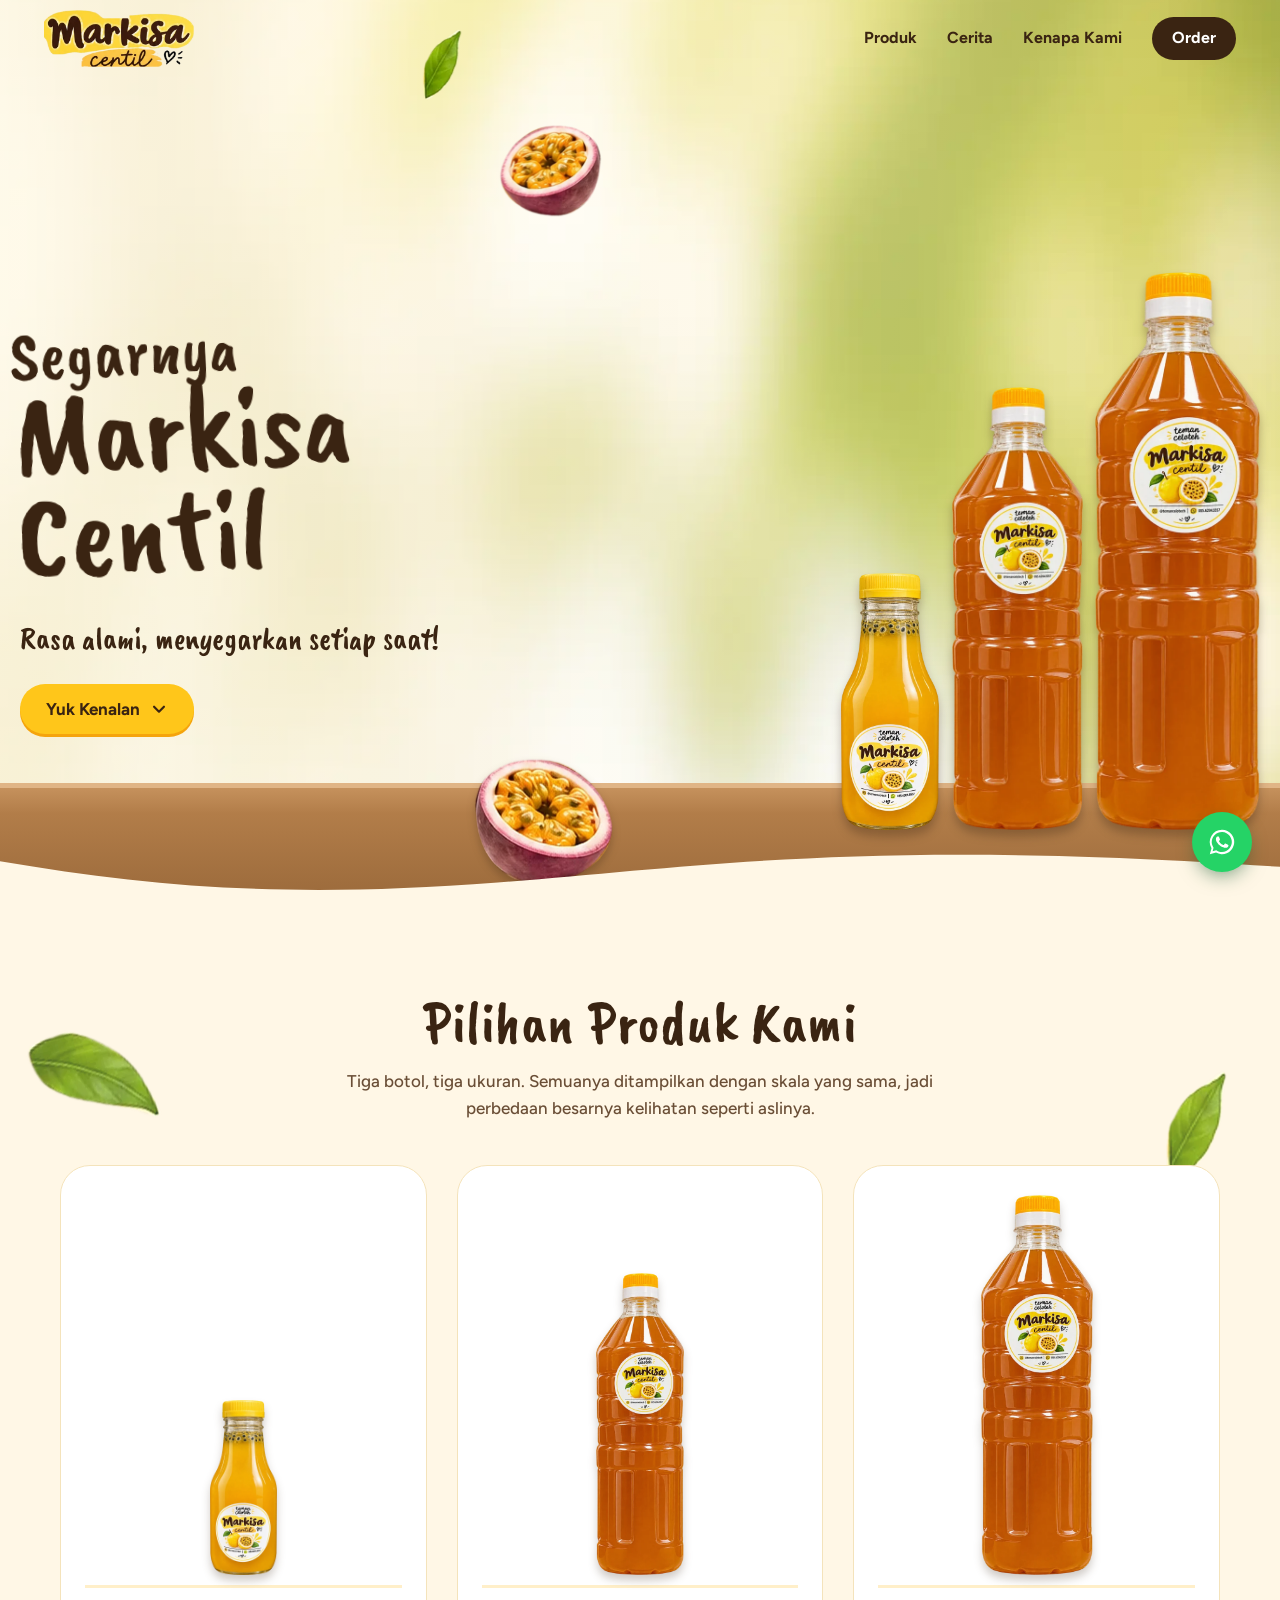
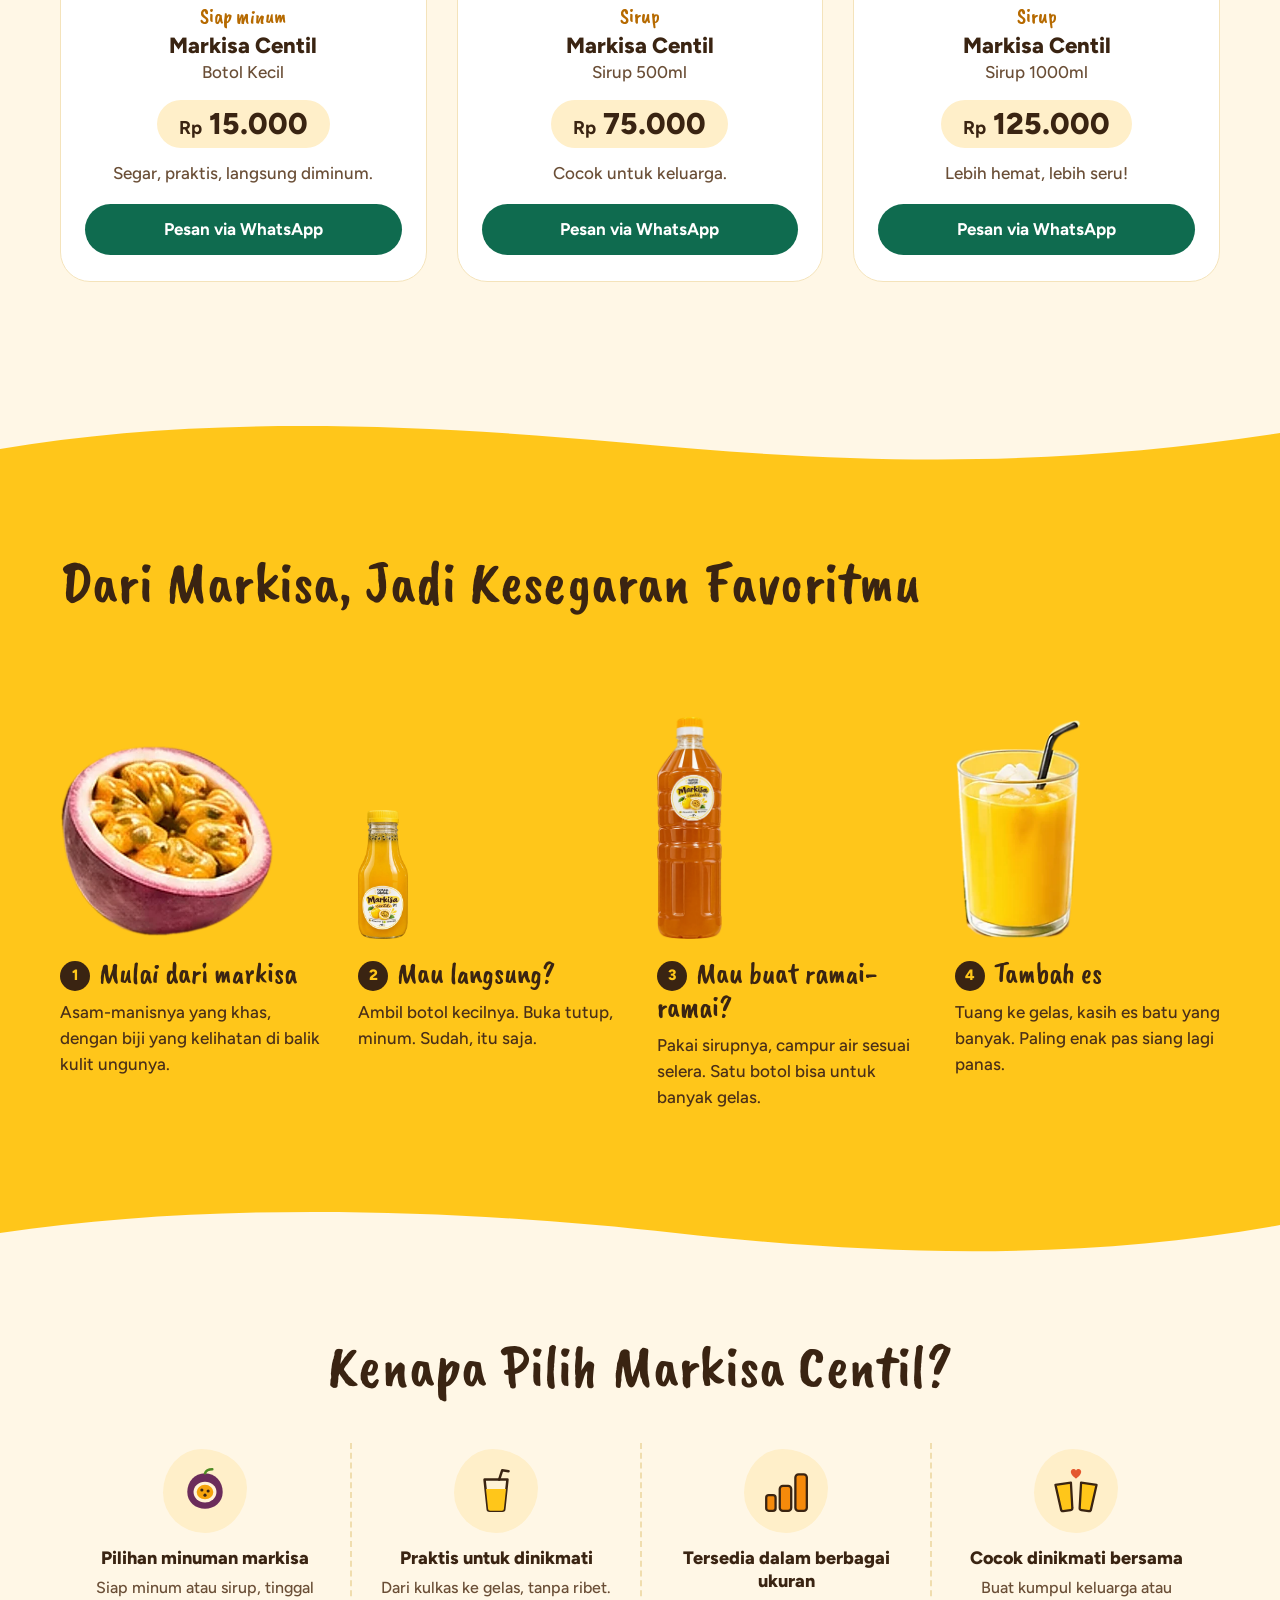
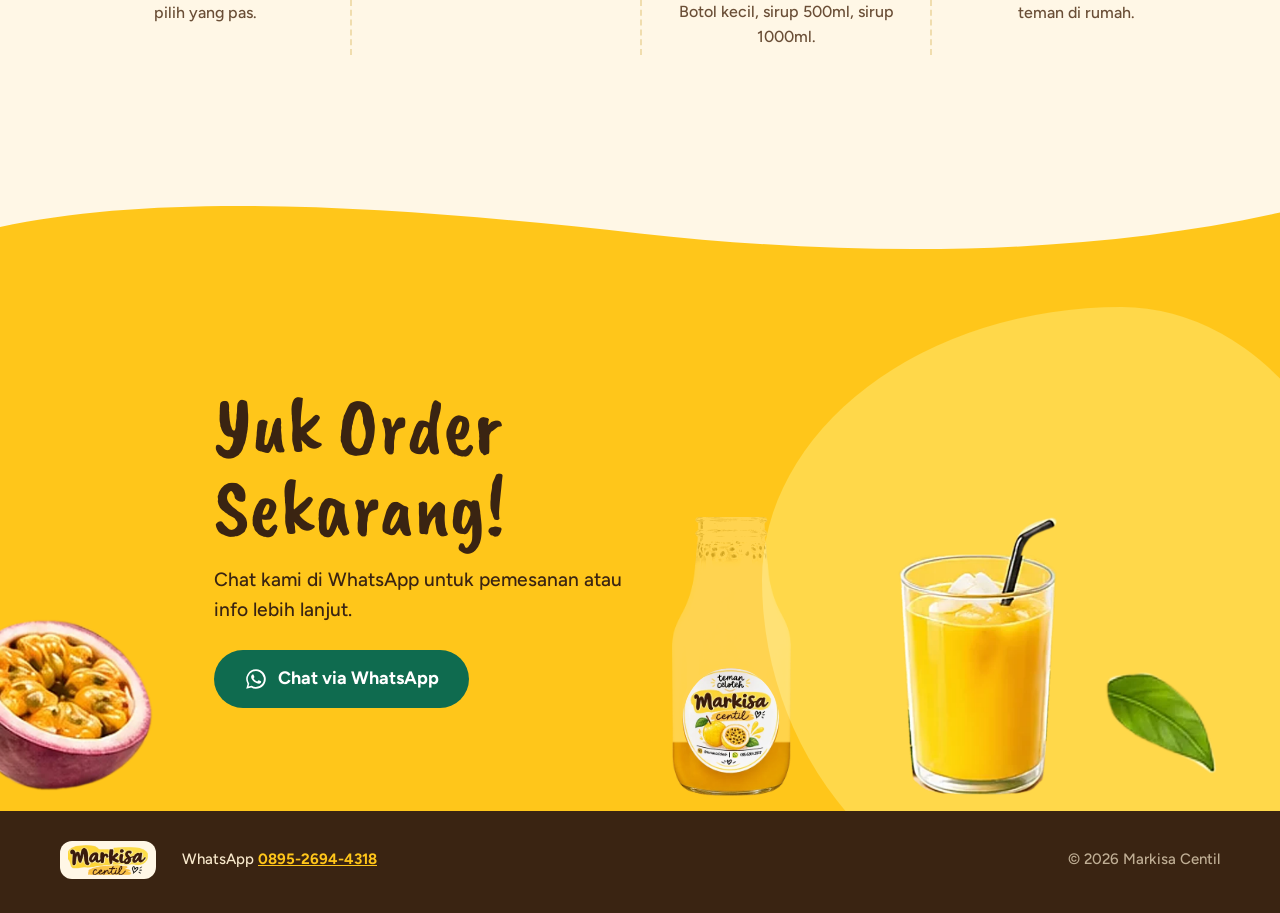
<file: index.html>
<!doctype html>
<html lang="id">
<head>
<meta charset="utf-8">
<meta name="viewport" content="width=device-width, initial-scale=1">
<title>Markisa Centil – Minuman &amp; Sirup Markisa</title>
<meta name="description" content="Markisa Centil: minuman markisa siap minum dan sirup markisa ukuran 500ml & 1000ml. Pesan langsung lewat WhatsApp.">
<meta name="theme-color" content="#FFC61A">
<meta property="og:title" content="Markisa Centil – Minuman & Sirup Markisa">
<meta property="og:description" content="Siap minum Rp 15.000, sirup 500ml Rp 75.000, sirup 1000ml Rp 125.000. Pesan lewat WhatsApp.">
<meta property="og:image" content="assets/img/botol-1000.webp">
<link rel="preconnect" href="https://fonts.googleapis.com">
<link rel="preconnect" href="https://fonts.gstatic.com" crossorigin>
<link href="https://fonts.googleapis.com/css2?family=Caveat+Brush&family=Figtree:wght@400;500;600;700;800&display=swap" rel="stylesheet">
<link rel="preload" as="image" href="assets/img/botol-1000.webp" type="image/webp">
<link rel="stylesheet" href="assets/style.css">
<script>document.documentElement.classList.add('js')</script>
</head>
<body>

<div class="curtain" aria-hidden="true"><img src="assets/img/logo.webp" alt="" width="500" height="190"></div>

<header class="nav" id="nav">
  <a class="nav__logo" href="#top" aria-label="Markisa Centil, ke atas"><img src="assets/img/logo.webp" alt="Markisa Centil" width="500" height="190"></a>
  <button class="nav__toggle" id="navToggle" aria-expanded="false" aria-controls="navMenu" aria-label="Buka menu"><span></span><span></span><span></span></button>
  <nav class="nav__menu" id="navMenu" aria-label="Utama">
    <a href="#produk">Produk</a>
    <a href="#cerita">Cerita</a>
    <a href="#kenapa">Kenapa Kami</a>
    <a class="nav__cta" href="#order">Order</a>
  </nav>
</header>

<main id="top">

<!-- HERO -->
<section class="hero" id="hero">
  <div class="hero__bg" data-speed="0.25"></div>

  <img class="hero__fruit hero__fruit--l" data-speed="-0.12" src="assets/img/markisa.webp" alt="" width="426" height="387" fetchpriority="low">
  <img class="hero__fruit hero__fruit--r float float--slow" data-speed="-0.2" src="assets/img/markisa.webp" alt="" width="426" height="387" fetchpriority="low">
  <img class="hero__leaf float float--slow" data-speed="-0.3" src="assets/img/daun-a.webp" alt="" width="114" height="204" fetchpriority="low">

  <div class="hero__inner">
    <div class="hero__copy" data-speed="0.08">
      <h1 class="hero__title">
        <span class="line"><span>Segarnya</span></span>
        <span class="line line--big"><span>Markisa</span></span>
        <span class="line line--big"><span>Centil</span></span>
      </h1>
      <p class="hero__sub">Rasa alami, menyegarkan setiap saat!</p>
      <a class="btn btn--yellow hero__cta" href="#produk">Yuk Kenalan
        <svg viewBox="0 0 20 20" width="18" height="18" aria-hidden="true"><path d="M4.5 7.5 10 13l5.5-5.5" fill="none" stroke="currentColor" stroke-width="2.4" stroke-linecap="round" stroke-linejoin="round"/></svg>
      </a>
    </div>

    <!-- Tinggi botol diatur --h di CSS; rasionya mengikuti volume, lihat komentar di style.css -->
    <div class="shelf" aria-label="Tiga ukuran Markisa Centil berdampingan">
      <img class="bottle bottle--s" src="assets/img/botol-kecil.webp" alt="Botol kecil Markisa Centil siap minum" width="307" height="800">
      <img class="bottle bottle--m" src="assets/img/botol-500.webp" alt="Sirup Markisa Centil 500ml" width="280" height="950">
      <img class="bottle bottle--l" src="assets/img/botol-1000.webp" alt="Sirup Markisa Centil 1000ml" width="354" height="1200">
    </div>
  </div>
  <div class="hero__plank" aria-hidden="true"></div>
  <svg class="wave wave--hero" viewBox="0 0 1440 90" preserveAspectRatio="none" aria-hidden="true"><path d="M0 34c180 38 330 52 560 30s420-62 880-22v48H0z" fill="#FFF7E6"/></svg>
</section>

<!-- PRODUK -->
<section class="products" id="produk">
  <img class="deco deco--a" data-speed="-0.06" src="assets/img/daun-b.webp" alt="" width="177" height="162" loading="lazy">
  <img class="deco deco--b" data-speed="0.07" src="assets/img/daun-a.webp" alt="" width="114" height="204" loading="lazy">

  <div class="wrap">
    <h2 class="title reveal">Pilihan Produk Kami</h2>
    <p class="lead reveal">Tiga botol, tiga ukuran. Semuanya ditampilkan dengan skala yang sama, jadi perbedaan besarnya kelihatan seperti aslinya.</p>

    <div class="cards">
      <article class="card reveal" style="--d:0ms">
        <div class="card__stage"><img class="card__img card__img--s" src="assets/img/botol-kecil.webp" alt="Botol kecil Markisa Centil" width="307" height="800" loading="lazy"></div>
        <p class="card__tag">Siap minum</p>
        <h3>Markisa Centil</h3>
        <p class="card__size">Botol Kecil</p>
        <p class="card__price"><span>Rp</span> 15.000</p>
        <p class="card__desc">Segar, praktis, langsung diminum.</p>
        <a class="btn btn--wa js-order" href="https://wa.me/6289526944318" data-product="Markisa Centil Botol Kecil (siap minum) – Rp 15.000" target="_blank" rel="noopener">Pesan via WhatsApp</a>
      </article>

      <article class="card reveal" style="--d:120ms">
        <div class="card__stage"><img class="card__img card__img--m" src="assets/img/botol-500.webp" alt="Sirup Markisa Centil 500ml" width="280" height="950" loading="lazy"></div>
        <p class="card__tag">Sirup</p>
        <h3>Markisa Centil</h3>
        <p class="card__size">Sirup 500ml</p>
        <p class="card__price"><span>Rp</span> 75.000</p>
        <p class="card__desc">Cocok untuk keluarga.</p>
        <a class="btn btn--wa js-order" href="https://wa.me/6289526944318" data-product="Markisa Centil Sirup 500ml – Rp 75.000" target="_blank" rel="noopener">Pesan via WhatsApp</a>
      </article>

      <article class="card reveal" style="--d:240ms">
        <div class="card__stage"><img class="card__img card__img--l" src="assets/img/botol-1000.webp" alt="Sirup Markisa Centil 1000ml" width="354" height="1200" loading="lazy"></div>
        <p class="card__tag">Sirup</p>
        <h3>Markisa Centil</h3>
        <p class="card__size">Sirup 1000ml</p>
        <p class="card__price"><span>Rp</span> 125.000</p>
        <p class="card__desc">Lebih hemat, lebih seru!</p>
        <a class="btn btn--wa js-order" href="https://wa.me/6289526944318" data-product="Markisa Centil Sirup 1000ml – Rp 125.000" target="_blank" rel="noopener">Pesan via WhatsApp</a>
      </article>
    </div>
  </div>
</section>

<!-- CERITA -->
<section class="story" id="cerita">
  <svg class="wave wave--top" viewBox="0 0 1440 80" preserveAspectRatio="none" aria-hidden="true"><path d="M0 0h1440v30c-260 44-470 40-740 12S200 12 0 50z" fill="#FFF7E6"/></svg>
  <div class="wrap">
    <h2 class="title title--left reveal">Dari Markisa, Jadi Kesegaran Favoritmu</h2>

    <ol class="steps">
      <li class="step step--from-l">
        <div class="step__pic step__pic--fruit"><img data-speed="-0.05" src="assets/img/markisa.webp" alt="Buah markisa terbelah" width="426" height="387" loading="lazy"></div>
        <h3>Mulai dari markisa</h3>
        <p>Asam-manisnya yang khas, dengan biji yang kelihatan di balik kulit ungunya.</p>
      </li>
      <li class="step step--up" style="--d:120ms">
        <div class="step__pic step__pic--bottle"><img data-speed="0.04" src="assets/img/botol-kecil.webp" alt="Botol kecil Markisa Centil" width="307" height="800" loading="lazy"></div>
        <h3>Mau langsung?</h3>
        <p>Ambil botol kecilnya. Buka tutup, minum. Sudah, itu saja.</p>
      </li>
      <li class="step step--up" style="--d:240ms">
        <div class="step__pic step__pic--bottle"><img data-speed="-0.04" src="assets/img/botol-500.webp" alt="Sirup Markisa Centil" width="280" height="950" loading="lazy"></div>
        <h3>Mau buat ramai-ramai?</h3>
        <p>Pakai sirupnya, campur air sesuai selera. Satu botol bisa untuk banyak gelas.</p>
      </li>
      <li class="step step--from-r" style="--d:360ms">
        <div class="step__pic step__pic--glass"><img data-speed="0.05" src="assets/img/gelas.webp" alt="Segelas minuman markisa dengan es" width="268" height="468" loading="lazy"></div>
        <h3>Tambah es</h3>
        <p>Tuang ke gelas, kasih es batu yang banyak. Paling enak pas siang lagi panas.</p>
      </li>
    </ol>
  </div>
  <svg class="wave wave--bottom" viewBox="0 0 1440 80" preserveAspectRatio="none" aria-hidden="true"><path d="M0 40c240-40 520-30 760 0s460 34 680-10v50H0z" fill="#FFF7E6"/></svg>
</section>

<!-- KENAPA -->
<section class="why" id="kenapa">
  <div class="wrap">
    <h2 class="title reveal">Kenapa Pilih Markisa Centil?</h2>
    <ul class="why__list">
      <li class="reveal-pop" style="--d:0ms">
        <span class="why__ico"><svg viewBox="0 0 48 48" aria-hidden="true"><path d="M24 7c10 0 17 8 17 18s-8 16-17 16S7 35 7 25 14 7 24 7z" fill="#6B2C5B"/><ellipse cx="24" cy="25" rx="11" ry="10" fill="#FFF3D6"/><ellipse cx="24" cy="25" rx="8" ry="7" fill="#F5A40C"/><circle cx="21" cy="23" r="1.5" fill="#3A2412"/><circle cx="27" cy="24" r="1.5" fill="#3A2412"/><circle cx="24" cy="28" r="1.5" fill="#3A2412"/><path d="M24 7c1-3 4-4 7-4" fill="none" stroke="#4E8B22" stroke-width="2.4" stroke-linecap="round"/></svg></span>
        <h3>Pilihan minuman markisa</h3>
        <p>Siap minum atau sirup, tinggal pilih yang pas.</p>
      </li>
      <li class="reveal-pop" style="--d:100ms">
        <span class="why__ico"><svg viewBox="0 0 48 48" aria-hidden="true"><path d="M13 13h22l-3 28a2 2 0 0 1-2 2H18a2 2 0 0 1-2-2z" fill="#FFF3D6" stroke="#3A2412" stroke-width="2.4" stroke-linejoin="round"/><path d="M14.4 22h19.2l-2 19a2 2 0 0 1-2 2H18.4a2 2 0 0 1-2-2z" fill="#FFC61A"/><path d="M27 13l3-9 6 1" fill="none" stroke="#3A2412" stroke-width="2.4" stroke-linecap="round" stroke-linejoin="round"/></svg></span>
        <h3>Praktis untuk dinikmati</h3>
        <p>Dari kulkas ke gelas, tanpa ribet.</p>
      </li>
      <li class="reveal-pop" style="--d:200ms">
        <span class="why__ico"><svg viewBox="0 0 48 48" aria-hidden="true"><g fill="#F58A0B" stroke="#3A2412" stroke-width="2.2" stroke-linejoin="round"><rect x="5" y="28" width="9" height="15" rx="2.5"/><rect x="18" y="19" width="11" height="24" rx="3"/><rect x="33" y="8" width="11" height="35" rx="3"/></g></svg></span>
        <h3>Tersedia dalam berbagai ukuran</h3>
        <p>Botol kecil, sirup 500ml, sirup 1000ml.</p>
      </li>
      <li class="reveal-pop" style="--d:300ms">
        <span class="why__ico"><svg viewBox="0 0 48 48" aria-hidden="true"><g fill="#FFC61A" stroke="#3A2412" stroke-width="2.2" stroke-linejoin="round"><path d="M6 17h15l-2 24a2 2 0 0 1-2 2h-7a2 2 0 0 1-2-2z" transform="rotate(-8 13 30)"/><path d="M27 17h15l-2 24a2 2 0 0 1-2 2h-7a2 2 0 0 1-2-2z" transform="rotate(8 35 30)"/></g><path d="M24 12s-5-3-5-6.500a2.700 2.700 0 0 1 5-1.300 2.700 2.700 0 0 1 5 1.300C29 9 24 12 24 12z" fill="#E4572E"/></svg></span>
        <h3>Cocok dinikmati bersama</h3>
        <p>Buat kumpul keluarga atau teman di rumah.</p>
      </li>
    </ul>
  </div>
</section>

<!-- ORDER -->
<section class="order" id="order">
  <svg class="wave wave--order" viewBox="0 0 1440 80" preserveAspectRatio="none" aria-hidden="true"><path d="M0 0h1440v22c-210 52-460 58-720 26S190-6 0 40z" fill="#FFF7E6"/></svg>
  <div class="order__blob" data-speed="0.08" aria-hidden="true"></div>
  <img class="order__fruit float" data-speed="-0.08" src="assets/img/markisa.webp" alt="" width="426" height="387" loading="lazy">
  <div class="wrap order__inner">
    <div class="order__copy">
      <h2 class="order__title reveal">Yuk Order Sekarang!</h2>
      <p class="order__sub reveal" style="--d:120ms">Chat kami di WhatsApp untuk pemesanan atau info lebih lanjut.</p>
      <div class="reveal" style="--d:240ms">
        <a class="btn btn--dark pulse" href="https://wa.me/6289526944318" target="_blank" rel="noopener">
          <svg viewBox="0 0 32 32" width="24" height="24" aria-hidden="true"><use href="#ic-wa"/></svg>
          Chat via WhatsApp
        </a>
      </div>
    </div>
    <div class="order__glass">
      <img class="order__leaf" src="assets/img/daun-b.webp" alt="" width="177" height="162" loading="lazy">
      <!-- Satu foto botol dipakai empat lapis lewat clip-path: botol kosong, cairan, stiker, tutup -->
      <div class="pour" id="pour" role="img" aria-label="Botol Markisa Centil dituang ke gelas berisi es">
        <svg class="pour__stream" viewBox="0 0 100 100" aria-hidden="true">
          <path class="pour__s1" pathLength="1" d="M61 38.2C62.6 39.2 63.6 42.5 63.8 48L64 94"/>
          <path class="pour__s2" pathLength="1" d="M60.8 38.2C62.3 39.2 63.2 42.5 63.4 48L63.6 94"/>
        </svg>
        <svg class="pour__empty" viewBox="0 0 134 234" aria-hidden="true"><path d="M2 42 13 226q1 6 8 6h92q7 0 8-6l11-184" fill="rgba(255,255,255,.26)" stroke="#fff" stroke-width="2.4"/><ellipse cx="67" cy="42" rx="65" ry="9" fill="rgba(255,255,255,.2)" stroke="#fff" stroke-width="2.4"/></svg>
        <img class="pour__fill" src="assets/img/gelas.webp" alt="" width="268" height="468" loading="lazy">
        <img class="pour__final" src="assets/img/gelas.webp" alt="" width="268" height="468" loading="lazy">
        <div class="pour__surface" aria-hidden="true"><span class="pour__foam"></span><span class="pour__drop"></span><span class="pour__drop"></span><span class="pour__drop"></span></div>
        <div class="pour__bottle">
          <img class="pour__ghost" src="assets/img/botol-kecil.webp" alt="" width="307" height="800" loading="lazy">
          <img class="pour__liquid" src="assets/img/botol-kecil.webp" alt="" width="307" height="800" loading="lazy">
          <img class="pour__sticker" src="assets/img/botol-kecil.webp" alt="" width="307" height="800" loading="lazy">
          <img class="pour__cap" src="assets/img/botol-kecil.webp" alt="" width="307" height="800" loading="lazy">
        </div>
      </div>
    </div>
  </div>
</section>
</main>

<footer class="foot">
  <div class="wrap foot__in">
    <img src="assets/img/logo.webp" alt="Markisa Centil" width="500" height="190" loading="lazy">
    <p>WhatsApp <a href="https://wa.me/6289526944318" target="_blank" rel="noopener">0895-2694-4318</a></p>
    <p class="foot__c">&copy; <span id="yr">2026</span> Markisa Centil</p>
  </div>
</footer>

<a class="wa-float" href="https://wa.me/6289526944318" target="_blank" rel="noopener" aria-label="Pesan via WhatsApp" data-tip="Pesan via WhatsApp">
  <svg viewBox="0 0 32 32" width="30" height="30" aria-hidden="true"><use href="#ic-wa"/></svg>
</a>

<svg width="0" height="0" style="position:absolute" aria-hidden="true"><symbol id="ic-wa" viewBox="0 0 32 32"><path fill="currentColor" d="M16 3a13 13 0 0 0-11.200 19.600L3 29l6.600-1.700A13 13 0 1 0 16 3zm0 23.700c-2 0-4-.5-5.700-1.600l-.4-.2-3.900 1 1-3.800-.3-.4A10.700 10.700 0 1 1 16 26.700zm5.900-8c-.3-.2-1.900-.9-2.200-1-.3-.1-.5-.2-.7.2-.2.300-.8 1-1 1.200-.2.200-.4.200-.7.100-.3-.200-1.400-.5-2.600-1.600-1-.9-1.600-1.900-1.800-2.200-.2-.3 0-.5.100-.7l.5-.6c.200-.2.200-.3.300-.5.100-.2 0-.4 0-.6l-1-2.400c-.3-.6-.5-.5-.7-.5h-.6c-.2 0-.6.100-.9.400-.3.300-1.100 1.100-1.100 2.700s1.200 3.100 1.300 3.300c.2.200 2.300 3.500 5.600 4.900.8.300 1.400.5 1.900.7.800.2 1.500.2 2.100.1.600-.1 1.900-.8 2.200-1.500.3-.7.3-1.400.2-1.500-.1-.2-.3-.2-.6-.4z"/></symbol></svg>

<script src="assets/main.js" defer></script>
</body>
</html>
</file>
<file: assets/style.css>
:root{
  --yellow:#FFC61A; --yellow-d:#F5A40C; --cream:#FFF7E6; --cream-2:#FFEFC9;
  --ink:#3A2412; --ink-2:#6A4E36; --green:#0F6B4F; --wa:#25D366; --plum:#6B2C5B;
  --hand:"Caveat Brush","Comic Sans MS",cursive;
  --sans:"Figtree",system-ui,-apple-system,"Segoe UI",sans-serif;
  --ease:cubic-bezier(.2,.75,.25,1);

  /* SKALA BOTOL. Tinggi relatif terhadap sirup 1000ml.
     --r-m: volume naik pangkat tiga dari ukuran, jadi 500ml = akar pangkat 3 dari 0,5 = 0,794.
     --r-s: diukur dari foto asli dengan stiker sebagai penggaris, dengan anggapan stikernya
     sama besar: botol kecil = 0,58 x sirup 500ml, jadi 0,58 x 0,794 = 0,46.
     Foto sirup yang ada adalah 500ml; botol-1000.webp sementara memakai foto yang sama. */
  --r-l:1; --r-m:.794; --r-s:.46;
}
*{box-sizing:border-box;margin:0}
html{scroll-behavior:smooth;scroll-padding-top:84px;-webkit-text-size-adjust:100%}
body{font:500 17px/1.55 var(--sans);color:var(--ink);background:var(--cream);overflow-x:clip}
img,svg{display:block;max-width:100%}
img{height:auto}
a{color:inherit}
ul,ol{list-style:none;padding:0}
.wrap{width:min(1160px,100% - 40px);margin-inline:auto;position:relative}
:focus-visible{outline:3px solid var(--green);outline-offset:3px;border-radius:6px}

/* headings */
.title{font:400 clamp(38px,5vw,60px)/1.08 var(--hand);text-align:center;letter-spacing:.2px}
.title--left{text-align:left;max-width:15em}
.lead{max-width:38em;margin:14px auto 0;text-align:center;color:var(--ink-2)}

/* buttons */
.btn{display:inline-flex;align-items:center;justify-content:center;gap:10px;min-height:48px;padding:12px 26px;border-radius:999px;font-weight:700;font-size:17px;text-decoration:none;border:0;cursor:pointer;transition:transform .25s var(--ease),background-color .25s,box-shadow .25s}
.btn:hover{transform:translateY(-2px)}
.btn--yellow{background:var(--yellow);color:var(--ink);box-shadow:0 3px 0 var(--yellow-d)}
.btn--yellow:hover{background:#FFD23F;box-shadow:0 5px 0 var(--yellow-d)}
.btn--wa{background:var(--green);color:#fff;width:100%}
.btn--wa:hover{background:#0B5A42}
.btn--dark{background:var(--green);color:#fff;font-size:18px;padding:15px 30px;min-height:56px}
.btn--dark:hover{background:#0B5A42}

/* curtain */
.curtain{display:none}
.js .curtain{display:grid;place-items:center;position:fixed;inset:0;z-index:50;background:var(--yellow);pointer-events:none;animation:curtain .55s .6s var(--ease) forwards}
.curtain img{width:190px;animation:logoIn .55s var(--ease) both}
@keyframes curtain{to{transform:translateY(-100%)}}
@keyframes logoIn{from{opacity:0;transform:scale(.86)}to{opacity:1;transform:none}}

/* nav */
.nav{position:fixed;inset:0 0 auto;z-index:30;display:flex;align-items:center;justify-content:space-between;padding:10px clamp(16px,4vw,44px);transition:background-color .3s,box-shadow .3s}
.nav.is-stuck{background:var(--cream);box-shadow:0 1px 0 rgba(58,36,18,.1)}
.nav__logo img{width:clamp(112px,12vw,150px)}
.nav__menu{display:flex;align-items:center;gap:30px;font-weight:700;font-size:16px}
.nav__menu a{text-decoration:none;position:relative;padding:8px 0}
.nav__menu a:not(.nav__cta)::after{content:"";position:absolute;left:0;right:0;bottom:3px;height:3px;border-radius:3px;background:var(--yellow-d);transform:scaleX(0);transform-origin:left;transition:transform .25s var(--ease)}
.nav__menu a:hover::after{transform:scaleX(1)}
.nav__cta{background:var(--ink);color:#fff;padding:9px 20px!important;border-radius:999px;transition:background-color .2s}
.nav__cta:hover{background:var(--green)}
.nav__toggle{display:none;width:46px;height:46px;background:none;border:0;cursor:pointer;padding:11px;margin-right:-8px}
.nav__toggle span{display:block;height:3px;background:var(--ink);border-radius:3px;margin:4px 0;transition:transform .25s,opacity .2s}
.nav__toggle[aria-expanded=true] span:nth-child(1){transform:translateY(7px) rotate(45deg)}
.nav__toggle[aria-expanded=true] span:nth-child(2){opacity:0}
.nav__toggle[aria-expanded=true] span:nth-child(3){transform:translateY(-7px) rotate(-45deg)}

/* hero */
.hero{--h:clamp(380px,62vh,600px);position:relative;min-height:max(100svh,620px);overflow:hidden;display:flex;align-items:flex-end;isolation:isolate;background:#E8EDBE}
.hero__bg{position:absolute;inset:-8% 0 -8%;z-index:-2;background:url(img/bokeh.webp) center/cover}
.hero__bg::after{content:"";position:absolute;inset:0;background:linear-gradient(95deg,rgba(255,250,230,.72) 0%,rgba(255,250,230,.25) 55%,rgba(255,250,230,0) 100%)}
.hero__inner{width:min(1240px,100% - 40px);margin:0 auto;position:relative;display:grid;grid-template-columns:minmax(0,1fr) auto;gap:clamp(16px,3vw,48px);align-items:end;padding-top:96px;padding-bottom:calc(clamp(58px,8vh,84px))}
.hero__copy{align-self:center;padding-bottom:32px}
.hero__title{font:400 clamp(44px,5.4vw,76px)/1 var(--hand);transform:rotate(-2.5deg);transform-origin:left bottom}
.line{display:block;overflow:hidden;padding:.06em .1em .1em 0}
.line--big{font-size:1.72em;line-height:.9;color:var(--ink);margin-top:-.2em}
.line>span{display:inline-block}
.js .line>span{animation:lineUp .7s var(--ease) both;animation-delay:.72s}
.js .line:nth-child(2)>span{animation-delay:.82s}
.js .line:nth-child(3)>span{animation-delay:.92s}
@keyframes lineUp{from{transform:translateY(105%)}to{transform:none}}
.hero__sub{font:400 clamp(24px,2.5vw,32px)/1.15 var(--hand);margin:18px 0 26px;max-width:14em}
.js .hero__sub,.js .hero__cta{animation:fadeUp .6s 1.05s var(--ease) both}
.js .hero__cta{animation-delay:1.15s}
@keyframes fadeUp{from{opacity:0;transform:translateY(14px)}to{opacity:1;transform:none}}

/* shelf: all bottles stand on one baseline at true relative scale */
.shelf{display:flex;align-items:flex-end;gap:clamp(6px,1vw,16px);position:relative;z-index:2;margin-bottom:-2px}
.bottle{width:auto;filter:drop-shadow(0 7px 5px rgba(58,36,18,.32))}
.bottle--l{height:var(--h)}
.bottle--m{height:calc(var(--h)*var(--r-m))}
.bottle--s{height:calc(var(--h)*var(--r-s))}
.js .bottle{animation:bottleIn .8s var(--ease) both}
.js .bottle--s{animation-delay:1.05s}.js .bottle--m{animation-delay:.93s}.js .bottle--l{animation-delay:.8s}
@keyframes bottleIn{from{opacity:0;transform:translateY(48px) scale(.94)}to{opacity:1;transform:none}}

.hero__plank{position:absolute;left:0;right:0;bottom:0;height:clamp(92px,13vh,128px);z-index:-1;background:linear-gradient(#C99560 0,#B27D49 26%,#9B6A3B 100%)}
.hero__plank::before{content:"";position:absolute;inset:0 0 auto;height:5px;background:#E0B586}
.wave{position:absolute;left:0;width:100%;pointer-events:none}
.wave--hero{bottom:-1px;height:clamp(34px,5vw,70px);z-index:3}

.hero__fruit{position:absolute;z-index:-1;width:clamp(120px,14vw,210px)}
.hero__fruit--l{left:clamp(300px,37vw,560px);bottom:clamp(40px,6vh,58px);width:clamp(110px,11vw,160px);z-index:1;filter:drop-shadow(0 5px 4px rgba(58,36,18,.3))}
.hero__fruit--r{left:clamp(330px,39vw,600px);top:19%;width:clamp(84px,8vw,120px);transform:scaleX(-1)}
.hero__leaf{position:absolute;left:clamp(280px,33vw,500px);top:13%;width:clamp(30px,3.2vw,46px);z-index:-1}
.js .hero__fruit,.js .hero__leaf{opacity:0;animation:fruitIn .7s 1.25s var(--ease) forwards}
@keyframes fruitIn{to{opacity:1}}

/* gentle float uses `translate`, so it never fights the parallax `transform` */
.float{animation:floaty 6s ease-in-out infinite alternate}
.float--slow{animation-duration:8s}
.js .hero__fruit--r.float,.js .hero__leaf.float{animation:fruitIn .7s 1.25s var(--ease) forwards,floaty 6s 1.9s ease-in-out infinite alternate}
@keyframes floaty{from{translate:0 -6px}to{translate:0 8px}}

/* products */
.products{position:relative;padding:clamp(52px,7vw,92px) 0 clamp(90px,10vw,130px);overflow:clip}
.deco{position:absolute;opacity:.85}
.deco--a{width:120px;left:2%;top:90px;rotate:-14deg}
.deco--b{width:64px;right:4%;top:220px}
.cards{--h:clamp(300px,31vw,380px);display:grid;grid-template-columns:repeat(3,minmax(0,1fr));gap:clamp(16px,2.4vw,30px);margin-top:44px;align-items:stretch}
.card{background:#fff;border:1px solid #F4E3BB;border-radius:30px;padding:24px 24px 26px;text-align:center;display:flex;flex-direction:column;align-items:center;transition:transform .3s var(--ease),box-shadow .3s}
.card:hover{transform:translateY(-6px);box-shadow:0 18px 36px -18px rgba(120,75,10,.38)}
.card__stage{height:calc(var(--h) + 18px);width:100%;display:flex;align-items:flex-end;justify-content:center;position:relative;padding-bottom:10px;border-bottom:3px solid var(--cream-2);margin-bottom:18px}
.card__img{width:auto;transition:transform .45s var(--ease);transform-origin:50% 100%;filter:drop-shadow(0 6px 4px rgba(58,36,18,.24))}
.card:hover .card__img{transform:scale(1.035)}
.card__img--l{height:var(--h)}
.card__img--m{height:calc(var(--h)*var(--r-m))}
.card__img--s{height:calc(var(--h)*var(--r-s))}
.card__tag{font:400 21px/1 var(--hand);color:#B66A00}
.card h3{font-size:22px;font-weight:800;line-height:1.2;margin-top:6px}
.card__size{color:var(--ink-2)}
.card__price{font-size:30px;font-weight:800;line-height:1;margin:14px 0 12px;padding:9px 22px;border-radius:999px;background:var(--cream-2);transition:background-color .25s}
.card__price span{font-size:.62em;font-weight:700}
.card:hover .card__price{background:var(--yellow)}
.card__desc{color:var(--ink-2);margin-bottom:18px;flex:1}

/* story */
.story{overflow-x:clip;position:relative;background:var(--yellow);padding:clamp(100px,11vw,150px) 0 clamp(110px,12vw,160px)}
.wave--top{top:-1px;height:clamp(36px,5vw,70px)}
.wave--bottom{bottom:-1px;height:clamp(36px,5vw,70px)}
.steps{display:grid;grid-template-columns:repeat(4,minmax(0,1fr));gap:clamp(18px,2.6vw,36px);margin-top:44px;counter-reset:s}
.step{counter-increment:s;position:relative}
.step__pic{height:280px;display:flex;align-items:flex-end;justify-content:flex-start;margin-bottom:18px}
.step__pic img{width:auto;max-height:100%}
.step__pic--fruit img{width:min(100%,215px)}
.step:nth-child(2) .step__pic img{height:calc(280px*var(--r-s))}
.step:nth-child(3) .step__pic img{height:calc(280px*var(--r-m))}
.step__pic--glass img{height:220px}
.step h3{font:400 30px/1.1 var(--hand)}
.step h3::before{content:counter(s);display:inline-grid;place-items:center;width:30px;height:30px;margin-right:9px;border-radius:50%;background:var(--ink);color:var(--yellow);font:800 15px/1 var(--sans);vertical-align:3px}
.step p{margin-top:8px;color:#4A2F18}

/* why */
.why{padding:clamp(40px,6vw,70px) 0 clamp(110px,11vw,150px)}
.why__list{display:grid;grid-template-columns:repeat(4,minmax(0,1fr));margin-top:44px}
.why__list li{padding:6px clamp(14px,2vw,28px);text-align:center}
.why__list li+li{border-left:2px dashed #F0DDAE}
.why__ico{display:grid;place-items:center;width:84px;height:84px;margin:0 auto 14px;background:var(--cream-2);border-radius:46% 54% 50% 50%/52% 46% 54% 48%}
.why__ico svg{width:50px;height:50px}
.why h3{font-size:18px;font-weight:800;line-height:1.3}
.why li p{font-size:16px;color:var(--ink-2);margin-top:6px}

/* order */
.order{position:relative;background:var(--yellow);padding:clamp(90px,10vw,130px) 0 0;overflow:hidden}
.wave--order{top:-1px;height:clamp(36px,5vw,70px)}
.order__blob{position:absolute;right:-8%;top:18%;width:min(56vw,620px);aspect-ratio:1;background:#FFD84A;border-radius:58% 42% 47% 53%/44% 56% 44% 56%;animation:morph 14s ease-in-out infinite alternate}
@keyframes morph{to{border-radius:44% 56% 58% 42%/56% 44% 56% 44%}}
.order__fruit{position:absolute;left:clamp(-60px,-3vw,-20px);bottom:18px;width:clamp(120px,15vw,220px)}
.order__inner{display:grid;grid-template-columns:1fr auto;align-items:end;gap:24px}
.order__copy{padding:0 0 clamp(60px,8vw,110px) clamp(0px,12vw,170px)}
.order__title{font:400 clamp(46px,6.4vw,84px)/1 var(--hand);transform:rotate(-1.5deg);transform-origin:left}
.order__sub{margin:16px 0 26px;font-size:clamp(17px,1.5vw,20px);max-width:27em}
.order__glass{position:relative;padding-right:clamp(20px,6vw,80px)}

/* pour: all positions are in cqw (1% of the stage width), so it scales as one piece.
   Timeline 6s: cap off .5-.9 / lift 0.9-1.8 / pour 2.4-4.7 / settle / bottle back by 5.8.
   The bottle turns around its lower lip, so the stream always leaves from the same spot. */
@property --ang{syntax:'<angle>';inherits:true;initial-value:0deg}
@property --lvl{syntax:'<percentage>';inherits:true;initial-value:100%}
.pour{position:relative;width:clamp(320px,38vw,500px);aspect-ratio:1;container-type:inline-size}
.pour__stream{position:absolute;inset:0;width:100%;height:100%;overflow:visible;pointer-events:none;transform-origin:61% 38%}
.pour__stream path{fill:none;stroke-linecap:round;stroke-dasharray:1 1;stroke-dashoffset:1;opacity:0}
.pour__s1{stroke:#F5A40C;stroke-width:2}
.pour__s2{stroke:#FFD45C;stroke-width:.6}
.pour__empty,.pour__fill,.pour__final{position:absolute;left:49.5cqw;bottom:3cqw;width:33cqw;height:auto}
.pour__surface{position:absolute;left:52cqw;bottom:3cqw;width:28cqw;height:2.8cqw;opacity:0;transform:translateY(-1.7cqw)}
.pour__surface::before{content:"";position:absolute;inset:0;border-radius:50%;background:#FFD25A;box-shadow:inset 0 0 0 .3cqw #FFE28E}
.pour__foam{position:absolute;left:30%;top:-10%;width:18%;height:100%;border-radius:50%;background:rgba(255,248,222,.85)}
.pour__drop{position:absolute;left:38%;top:0;width:1.1cqw;height:1.1cqw;border-radius:50%;background:#FFC93A;opacity:0}
.pour__drop:nth-child(2){--dx:-2.6cqw}
.pour__drop:nth-child(3){left:30%;--dx:-1.2cqw}
.pour__drop:nth-child(4){left:48%;--dx:2.6cqw}
.pour__bottle{position:absolute;left:3cqw;bottom:3cqw;width:24.5cqw;aspect-ratio:307/800;transform-origin:79% 10.3%}
.pour__bottle img{position:absolute;inset:0;width:100%;height:100%}
.pour__ghost{clip-path:inset(10.3% 0 0 0);filter:saturate(.12) brightness(1.75);opacity:.24}
.pour__liquid{clip-path:inset(10.3% 0 0 0);-webkit-mask-image:linear-gradient(var(--ang),#000 var(--lvl),transparent calc(var(--lvl) + .6%));mask-image:linear-gradient(var(--ang),#000 var(--lvl),transparent calc(var(--lvl) + .6%))}
.pour__sticker{clip-path:ellipse(40.5% 16.8% at 49.4% 75.7%)}
.pour__cap{clip-path:inset(0 0 89.7% 0)}

/* Before it plays: empty glass, closed bottle. With no JS or reduced motion the scene rests finished. */
.js .pour:not(.in) .pour__fill,.js .pour:not(.in) .pour__final{visibility:hidden}
.js .pour:not(.in) .pour__bottle{opacity:0}
.js .pour.in .pour__bottle{animation:pourBottle 6s linear both}
.js .pour.in .pour__cap{animation:pourCap 6s linear both}
.js .pour.in .pour__s1{animation:pourDash 6s linear both,pourThin 6s linear both}
.js .pour.in .pour__s2{animation:pourDash 6s linear both}
.js .pour.in .pour__stream{animation:pourSway .2s 2.4s ease-in-out 12 alternate}
.js .pour.in .pour__fill{animation:pourFill 6s linear both}
.js .pour.in .pour__final{animation:pourFinal 6s linear both}
.js .pour.in .pour__empty{animation:pourEmpty 6s linear both}
.js .pour.in .pour__surface{animation:pourSurface 6s linear both}
.js .pour.in .pour__surface::before{animation:pourRipple .34s 2.5s ease-in-out 7 alternate}
.js .pour.in .pour__foam{animation:pourRipple .26s 2.5s ease-in-out 9 alternate}
.js .pour.in .pour__drop{animation:pourSplash .42s 2.5s ease-out 5}
.js .pour.in .pour__drop:nth-child(3){animation-delay:2.62s}
.js .pour.in .pour__drop:nth-child(4){animation-delay:2.74s}
@keyframes pourBottle{
  0%{transform:translate(0,14cqw) rotate(0deg);opacity:0;--ang:0deg;--lvl:100%;animation-timing-function:ease-out}
  6%{transform:translate(0,0) rotate(0deg);opacity:1;--ang:0deg;--lvl:100%}
  15%{transform:translate(0,0) rotate(0deg);opacity:1;--ang:0deg;--lvl:100%;animation-timing-function:ease-in-out}
  30%{transform:translate(38.6cqw,-1.8cqw) rotate(62deg);opacity:1;--ang:-62deg;--lvl:66%;animation-timing-function:ease-out}
  38%{transform:translate(38.6cqw,-1.8cqw) rotate(74deg);opacity:1;--ang:-74deg;--lvl:66%}
  44%{transform:translate(38.6cqw,-1.8cqw) rotate(82deg);opacity:1;--ang:-82deg;--lvl:60%}
  50%{transform:translate(38.6cqw,-1.8cqw) rotate(88deg);opacity:1;--ang:-88deg;--lvl:53%}
  52%{transform:translate(38.6cqw,-1.8cqw) rotate(86.5deg);opacity:1;--ang:-86.5deg;--lvl:55%}
  58%{transform:translate(38.6cqw,-1.8cqw) rotate(96deg);opacity:1;--ang:-96deg;--lvl:41%}
  60%{transform:translate(38.6cqw,-1.8cqw) rotate(94.5deg);opacity:1;--ang:-94.5deg;--lvl:43%}
  68%{transform:translate(38.6cqw,-1.8cqw) rotate(106deg);opacity:1;--ang:-106deg;--lvl:33%}
  75%{transform:translate(38.6cqw,-1.8cqw) rotate(115deg);opacity:1;--ang:-115deg;--lvl:26%}
  79%{transform:translate(38.6cqw,-1.8cqw) rotate(120deg);opacity:1;--ang:-120deg;--lvl:20%;animation-timing-function:ease-in-out}
  84%{transform:translate(38.6cqw,-1.8cqw) rotate(100deg);opacity:1;--ang:-100deg;--lvl:22%;animation-timing-function:ease-in-out}
  96%,100%{transform:translate(0,0) rotate(0deg);opacity:1;--ang:0deg;--lvl:17%}
}
@keyframes pourCap{
  0%,8%{opacity:1;transform:none;animation-timing-function:ease-out}
  15%,100%{opacity:0;transform:translate(-3cqw,-13cqw) rotate(-26deg)}
}
@keyframes pourDash{
  0%,39.5%{stroke-dashoffset:1;opacity:0}
  40%{stroke-dashoffset:1;opacity:1;animation-timing-function:ease-in}
  43%{stroke-dashoffset:0;opacity:1}
  77%{stroke-dashoffset:0;opacity:1;animation-timing-function:ease-in}
  81%{stroke-dashoffset:-1;opacity:1}
  81.5%,100%{stroke-dashoffset:-1;opacity:0}
}
@keyframes pourThin{0%,70%{stroke-width:2}76%{stroke-width:1}80%,100%{stroke-width:.5}}
@keyframes pourSway{from{transform:skewX(-.5deg)}to{transform:skewX(.6deg)}}
@keyframes pourFill{
  0%,41%{clip-path:inset(97% 0 0 0);animation-timing-function:ease-out}
  60%{clip-path:inset(58% 0 0 0)}
  74%{clip-path:inset(32% 0 0 0);animation-timing-function:ease-out}
  79%,100%{clip-path:inset(26% 0 0 0)}
}
@keyframes pourSurface{
  0%,41%{opacity:0;transform:translateY(-1.7cqw) scaleX(.86);animation-timing-function:ease-out}
  42%{opacity:1;transform:translateY(-2.2cqw) scaleX(.86);animation-timing-function:ease-out}
  60%{opacity:1;transform:translateY(-24.2cqw) scaleX(.95)}
  74%{opacity:1;transform:translateY(-39.2cqw) scaleX(1.03);animation-timing-function:ease-out}
  79%{opacity:1;transform:translateY(-42.6cqw) scaleX(1.05)}
  88%,100%{opacity:0;transform:translateY(-42.6cqw) scaleX(1.05)}
}
@keyframes pourRipple{from{transform:scale(1,.82)}to{transform:scale(1.03,1.24)}}
@keyframes pourSplash{
  0%{opacity:0;transform:translate(0,0) scale(.6)}
  20%{opacity:1}
  55%{opacity:1;transform:translate(calc(var(--dx,0px)*.7),-3.6cqw) scale(1)}
  100%{opacity:0;transform:translate(var(--dx,0px),.6cqw) scale(.7)}
}
@keyframes pourFinal{0%,82%{opacity:0}92%,100%{opacity:1}}
@keyframes pourEmpty{0%,84%{opacity:1}92%,100%{opacity:0}}
.order__leaf{position:absolute;right:0;bottom:34px;width:clamp(80px,9vw,130px)}
.pulse{animation:pulse 2.6s ease-in-out infinite}
.pulse:hover{animation:none}
@keyframes pulse{0%,100%{box-shadow:0 0 0 0 rgba(15,107,79,.42)}60%{box-shadow:0 0 0 13px rgba(15,107,79,0)}}

/* footer */
.foot{background:var(--ink);color:#F8E9CC;padding:30px 0 34px;font-size:15px}
.foot__in{display:flex;align-items:center;gap:26px;flex-wrap:wrap}
.foot img{width:96px;background:var(--cream);border-radius:12px;padding:4px 8px}
.foot a{color:var(--yellow);font-weight:700}
.foot__c{margin-left:auto;opacity:.7}

/* floating WA */
.wa-float{position:fixed;right:clamp(14px,2.4vw,28px);bottom:clamp(14px,2.4vw,28px);z-index:25;width:60px;height:60px;display:grid;place-items:center;border-radius:50%;background:var(--wa);color:#fff;box-shadow:0 8px 20px -6px rgba(10,80,40,.6);animation:floaty 3.4s ease-in-out infinite alternate;transition:background-color .2s}
.wa-float:hover{background:#1EBE5A}
.wa-float::before{content:attr(data-tip);position:absolute;right:calc(100% + 12px);top:50%;transform:translate(6px,-50%);white-space:nowrap;background:var(--ink);color:#fff;padding:7px 12px;border-radius:9px;font-size:14px;font-weight:600;opacity:0;pointer-events:none;transition:opacity .2s,transform .2s}
@media (hover:hover){.wa-float:hover::before,.wa-float:focus-visible::before{opacity:1;transform:translate(0,-50%)}}

/* scroll reveal */
.js .reveal,.js .step,.js .reveal-pop,.js .card__img{opacity:0}
.js .reveal{transform:translateY(22px)}
.js .card.reveal{transform:translateY(30px)}
.js .step--up{transform:translateY(26px)}
.js .step--from-l{transform:translateX(-44px)}
.js .step--from-r{transform:translateX(44px)}
.js .reveal-pop{transform:scale(.9)}
.js .card__img{transform:scale(.9)}
.js .reveal,.js .step,.js .reveal-pop{transition:opacity .65s var(--ease) var(--d,0ms),transform .75s var(--ease) var(--d,0ms)}
.js .card.reveal{transition:opacity .65s var(--ease) var(--d,0ms),transform .75s var(--ease) var(--d,0ms),box-shadow .3s}
.js .card__img{transition:opacity .7s var(--ease) calc(var(--d,0ms) + 120ms),transform .7s var(--ease) calc(var(--d,0ms) + 120ms)}
.js .in,.js .card.reveal.in,.js .in .card__img{opacity:1;transform:none}
/* once settled, hover reacts instantly instead of waiting for the reveal delay */
.js .card.done{transition:transform .3s var(--ease),box-shadow .3s}
.js .card.done .card__img{transition:transform .45s var(--ease)}
.js .card.done:hover{transform:translateY(-6px)}
.js .card.done:hover .card__img{transform:scale(1.035)}

/* tablet */
@media (max-width:1100px){
  .hero__fruit--l{display:none}
}
@media (max-width:980px){
  .steps{grid-template-columns:repeat(2,minmax(0,1fr));row-gap:44px}
  .why__list{grid-template-columns:repeat(2,minmax(0,1fr));row-gap:32px}
  .why__list li:nth-child(3){border-left:0}
  .order__copy{padding-left:0}
  .order__fruit{display:none}
}

/* phones & portrait tablet */
@media (max-width:760px){
  body{font-size:16px}
  .nav__toggle{display:block}
  .nav__menu{position:absolute;top:100%;left:12px;right:12px;flex-direction:column;align-items:stretch;gap:0;background:var(--cream);border-radius:18px;padding:8px 14px 14px;box-shadow:0 18px 34px -14px rgba(58,36,18,.4);visibility:hidden;opacity:0;transform:translateY(-8px);transition:opacity .2s,transform .2s,visibility .2s}
  .nav__menu.open{visibility:visible;opacity:1;transform:none}
  .nav__menu a{padding:13px 4px;border-bottom:1px solid #F1E2BE}
  .nav__menu a::after{display:none}
  .nav__cta{margin-top:10px;text-align:center;border:0!important}

  .hero{--h:clamp(290px,42svh,370px);min-height:0}
  .hero__inner{grid-template-columns:1fr;gap:14px;padding-top:84px;padding-bottom:60px}
  .hero__copy{padding-bottom:6px}
  .hero__title{font-size:clamp(38px,11vw,56px)}
  .hero__sub{margin:12px 0 18px}
  .shelf{justify-content:center;gap:8px}
  .hero__plank{height:92px}
  .hero__fruit--l{display:none}
  .hero__fruit--r{top:96px;left:auto;right:-26px;width:104px}
  .hero__leaf{display:none}

  .deco{display:none}
  .cards{--h:300px;grid-template-columns:1fr;gap:22px;margin-top:30px}
  .card{max-width:420px;width:100%;margin-inline:auto}
  /* the frame hugs each bottle, but the bottles keep their true shared scale */
  .card__stage{height:auto}

  .steps{grid-template-columns:1fr;gap:34px;margin-top:30px}
  .step{display:grid;grid-template-columns:104px 1fr;column-gap:16px;align-items:center}
  .step__pic{grid-row:span 2;height:150px;margin:0;justify-content:center}
  .step:nth-child(2) .step__pic img{height:calc(150px*var(--r-s))}
  .step:nth-child(3) .step__pic img{height:calc(150px*var(--r-m))}
  .step__pic--glass img{height:120px}
  .step h3{align-self:end;font-size:27px}
  .step p{align-self:start;margin-top:4px}
  .js .step--from-l,.js .step--from-r{transform:translateY(20px)}

  .why__list{gap:0;row-gap:28px}
  .why__list li{padding:0 10px}
  .why__list li+li{border-left:0}
  .why h3{font-size:16px}
  .why li p{font-size:15px}

  .order{padding-top:80px}
  .order__inner{grid-template-columns:1fr;text-align:center;gap:0}
  .order__title,.order__copy{transform:none}
  .order__copy{padding:0 0 26px}
  .order__sub{margin-inline:auto}
  .order__glass{justify-self:center;padding:0}
  .pour{width:min(88vw,360px)}
  .order__leaf{right:-20px;bottom:14px;width:76px}
  .order__blob{width:90vw;right:-25vw;top:42%}
  .foot{padding-bottom:92px}
  .foot__c{margin-left:0;width:100%}
  .wa-float{width:56px;height:56px}
  .wa-float::before{display:none}
}

@media (prefers-reduced-motion:reduce){
  html{scroll-behavior:auto}
  *,*::before,*::after{animation:none!important;transition:none!important}
  .js .curtain{display:none}
  .js .reveal,.js .step,.js .reveal-pop,.js .card__img,.js .hero__fruit,.js .hero__leaf,.js .bottle{opacity:1!important;transform:none!important}
  .pour__stream,.pour__surface,.pour__empty{display:none}
  .pour__cap{opacity:1}
}
</file>
